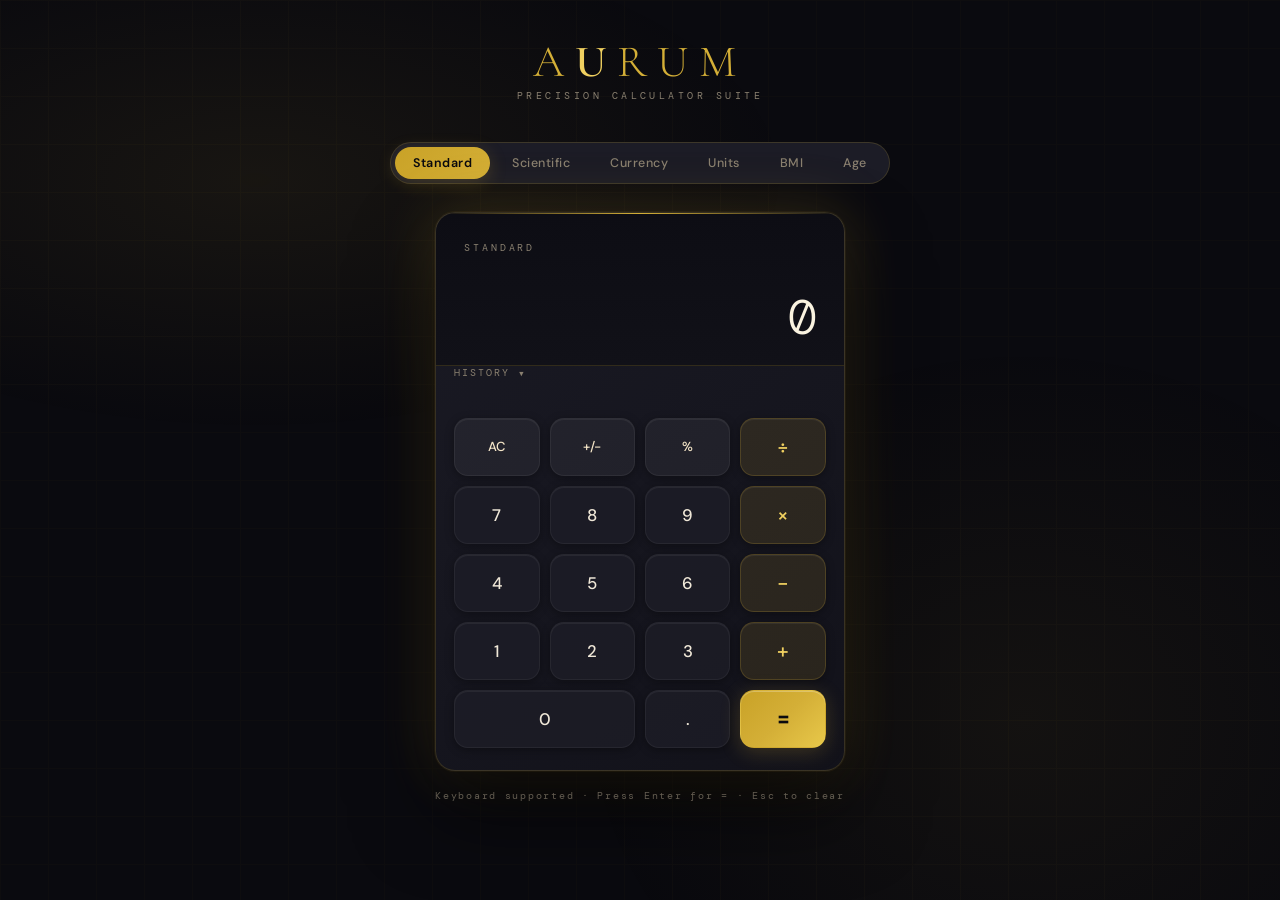
<file: index.html>
<!DOCTYPE html>
<html lang="en">
<head>
<meta charset="UTF-8">
<meta name="viewport" content="width=device-width, initial-scale=1.0">
<title>Aurum — Luxury Calculator</title>
<link rel="preconnect" href="https://fonts.googleapis.com">
<link href="https://fonts.googleapis.com/css2?family=Cormorant+Garamond:ital,wght@0,300;0,400;0,500;0,600;1,300;1,400&family=DM+Sans:wght@300;400;500;600&family=DM+Mono:wght@300;400;500&display=swap" rel="stylesheet">
<style>
/* ===== TOKENS ===== */
:root {
  --obsidian: #0a0a0f;
  --deep: #111118;
  --surface: #16161e;
  --glass: #1c1c26;
  --border: rgba(212,175,55,.18);
  --border-bright: rgba(212,175,55,.45);
  --gold: #d4af37;
  --gold-light: #f0d060;
  --gold-pale: #f5e6c8;
  --gold-glow: rgba(212,175,55,.22);
  --gold-soft: rgba(212,175,55,.08);
  --text: #f0e8d8;
  --muted: #8a8070;
  --digit: #faf3e0;
  --btn-bg: rgba(28,28,38,.9);
  --btn-op: rgba(212,175,55,.12);
  --btn-eq: linear-gradient(135deg,#c9a227,#d4af37,#e8c84a);
  --btn-fn: rgba(255,255,255,.05);
  --radius: 20px;
  --radius-btn: 14px;
  --ease: cubic-bezier(.16,1,.3,1);
}

*, *::before, *::after { box-sizing: border-box; margin: 0; padding: 0; }
html { -webkit-text-size-adjust: 100%; }
body {
  font-family: 'DM Sans', system-ui, sans-serif;
  background: var(--obsidian);
  color: var(--text);
  min-height: 100vh;
  display: flex;
  flex-direction: column;
  align-items: center;
  justify-content: flex-start;
  padding: 0 16px 48px;
  overflow-x: hidden;
}

/* ===== AMBIENT BG ===== */
.bg-ambient {
  position: fixed; inset: 0; z-index: 0; pointer-events: none;
  background:
    radial-gradient(ellipse 60% 40% at 20% 20%, rgba(212,175,55,.07), transparent 70%),
    radial-gradient(ellipse 50% 60% at 80% 80%, rgba(212,175,55,.05), transparent 70%);
}
.bg-grid {
  position: fixed; inset: 0; z-index: 0; pointer-events: none; opacity: .025;
  background-image:
    linear-gradient(var(--gold) 1px, transparent 1px),
    linear-gradient(90deg, var(--gold) 1px, transparent 1px);
  background-size: 48px 48px;
}

/* ===== MASTHEAD ===== */
.masthead {
  position: relative; z-index: 2;
  text-align: center;
  padding: 40px 0 20px;
}
.masthead-logo {
  font-family: 'Cormorant Garamond', serif;
  font-size: 2.8rem;
  font-weight: 300;
  letter-spacing: .25em;
  color: var(--gold);
  line-height: 1;
  margin-bottom: 4px;
  text-transform: uppercase;
}
.masthead-logo span { color: var(--gold-light); font-weight: 600; }
.masthead-sub {
  font-family: 'DM Mono', monospace;
  font-size: .62rem;
  letter-spacing: .35em;
  color: var(--muted);
  text-transform: uppercase;
}

/* ===== TABS ===== */
.tabs {
  position: relative; z-index: 2;
  display: flex; gap: 4px;
  background: var(--glass);
  border: 1px solid var(--border);
  border-radius: 50px;
  padding: 4px;
  margin: 20px auto 0;
  width: fit-content;
}
.tab-btn {
  background: none; border: none; cursor: pointer;
  font-family: 'DM Sans', sans-serif;
  font-size: .78rem; font-weight: 500;
  color: var(--muted);
  padding: 8px 18px;
  border-radius: 40px;
  transition: all .3s var(--ease);
  letter-spacing: .04em;
}
.tab-btn.active {
  background: linear-gradient(135deg, #c9a227, #d4af37);
  color: #0a0a0f;
  font-weight: 600;
  box-shadow: 0 4px 18px var(--gold-glow);
}
.tab-btn:not(.active):hover { color: var(--gold-pale); background: var(--gold-soft); }

/* ===== PANELS ===== */
.panel { display: none; }
.panel.active { display: block; }

/* ===== CALCULATOR SHELL ===== */
.calc-shell {
  position: relative; z-index: 2;
  width: 100%; max-width: 440px;
  margin: 28px auto 0;
  background: linear-gradient(145deg, #1a1a24, #12121a);
  border: 1px solid var(--border);
  border-radius: var(--radius);
  box-shadow:
    0 0 0 1px rgba(212,175,55,.06),
    0 40px 80px rgba(0,0,0,.6),
    0 0 60px var(--gold-glow),
    inset 0 1px 0 rgba(212,175,55,.12);
  overflow: hidden;
}

/* ===== DISPLAY ===== */
.display {
  padding: 28px 28px 20px;
  background: linear-gradient(180deg, #0d0d14 0%, #111118 100%);
  border-bottom: 1px solid var(--border);
  min-height: 140px;
  display: flex;
  flex-direction: column;
  justify-content: flex-end;
  position: relative;
  overflow: hidden;
}
.display::before {
  content: '';
  position: absolute; top: 0; left: 0; right: 0; height: 1px;
  background: linear-gradient(90deg, transparent, var(--gold), transparent);
}
.display-mode {
  font-family: 'DM Mono', monospace;
  font-size: .6rem; letter-spacing: .3em;
  color: var(--muted); text-transform: uppercase;
  margin-bottom: 12px;
}
.display-expression {
  font-family: 'DM Mono', monospace;
  font-size: .88rem;
  color: var(--muted);
  text-align: right;
  min-height: 20px;
  overflow: hidden;
  text-overflow: ellipsis;
  white-space: nowrap;
  transition: opacity .2s;
}
.display-result {
  font-family: 'DM Mono', monospace;
  font-size: clamp(2.2rem, 7vw, 3rem);
  font-weight: 300;
  color: var(--digit);
  text-align: right;
  line-height: 1.1;
  margin-top: 6px;
  letter-spacing: -.02em;
  word-break: break-all;
  transition: transform .15s var(--ease), color .2s;
}
.display-result.flash { color: var(--gold-light); transform: scale(1.02); }

/* ===== KEYPAD ===== */
.keypad {
  padding: 18px 18px 22px;
  display: grid;
  gap: 10px;
}
.keypad.basic    { grid-template-columns: repeat(4, 1fr); }
.keypad.sci      { grid-template-columns: repeat(5, 1fr); }

.btn {
  position: relative;
  height: 58px;
  border: none; border-radius: var(--radius-btn); cursor: pointer;
  font-family: 'DM Sans', sans-serif;
  font-size: 1.05rem; font-weight: 500;
  color: var(--text);
  background: var(--btn-bg);
  border: 1px solid rgba(255,255,255,.05);
  transition: all .18s var(--ease);
  overflow: hidden;
  display: flex; align-items: center; justify-content: center;
  user-select: none; -webkit-user-select: none;
  box-shadow: 0 2px 8px rgba(0,0,0,.35), inset 0 1px 0 rgba(255,255,255,.06);
}
.btn:hover { transform: translateY(-2px); box-shadow: 0 6px 18px rgba(0,0,0,.45), inset 0 1px 0 rgba(255,255,255,.08); border-color: rgba(212,175,55,.2); }
.btn:active { transform: translateY(0) scale(.96); box-shadow: 0 1px 4px rgba(0,0,0,.4); }
.btn.op {
  background: var(--btn-op);
  color: var(--gold-light);
  border-color: rgba(212,175,55,.2);
  font-size: 1.3rem;
}
.btn.op:hover { background: rgba(212,175,55,.2); border-color: rgba(212,175,55,.4); }
.btn.eq {
  background: var(--btn-eq);
  color: #0a0a0f;
  border-color: transparent;
  font-size: 1.4rem;
  font-weight: 700;
  box-shadow: 0 4px 20px var(--gold-glow), inset 0 1px 0 rgba(255,255,255,.25);
}
.btn.eq:hover { box-shadow: 0 8px 30px rgba(212,175,55,.4), inset 0 1px 0 rgba(255,255,255,.3); }
.btn.fn {
  background: var(--btn-fn);
  color: var(--gold-pale);
  font-size: .82rem;
  letter-spacing: .03em;
  border-color: rgba(255,255,255,.06);
}
.btn.fn:hover { background: rgba(255,255,255,.08); }
.btn.clear { color: #f87171; border-color: rgba(248,113,113,.15); }
.btn.clear:hover { background: rgba(248,113,113,.1); border-color: rgba(248,113,113,.3); }
.btn.span2 { grid-column: span 2; }

/* Ripple */
.ripple {
  position: absolute; border-radius: 50%;
  background: rgba(212,175,55,.35);
  transform: scale(0); animation: rippleAnim .5s ease-out forwards;
  pointer-events: none;
}
@keyframes rippleAnim { to { transform: scale(4); opacity: 0; } }

/* ===== HISTORY STRIP ===== */
.history-strip {
  margin: 0 18px 14px;
  border: 1px solid var(--border);
  border-radius: 12px;
  overflow: hidden;
  max-height: 0;
  transition: max-height .35s var(--ease), opacity .35s;
  opacity: 0;
}
.history-strip.open { max-height: 200px; opacity: 1; }
.history-inner { max-height: 200px; overflow-y: auto; padding: 10px 14px; }
.history-inner::-webkit-scrollbar { width: 4px; }
.history-inner::-webkit-scrollbar-track { background: transparent; }
.history-inner::-webkit-scrollbar-thumb { background: var(--border); border-radius: 2px; }
.history-row {
  display: flex; justify-content: space-between; align-items: center;
  padding: 5px 0; border-bottom: 1px solid rgba(212,175,55,.07);
  font-family: 'DM Mono', monospace; font-size: .75rem;
  cursor: pointer; transition: color .2s;
}
.history-row:last-child { border-bottom: none; }
.history-row:hover { color: var(--gold-light); }
.history-row .h-expr { color: var(--muted); }
.history-row .h-result { color: var(--gold); font-weight: 500; }
.no-history { text-align: center; color: var(--muted); font-size: .78rem; padding: 12px 0; }
.history-toggle {
  display: flex; align-items: center; gap: 8px;
  background: none; border: none; cursor: pointer;
  margin: 0 18px 4px;
  font-family: 'DM Mono', monospace;
  font-size: .62rem; letter-spacing: .2em; text-transform: uppercase;
  color: var(--muted); transition: color .2s;
}
.history-toggle:hover { color: var(--gold); }
.history-toggle .htarrow { transition: transform .3s var(--ease); font-size: .7rem; }
.history-toggle.open .htarrow { transform: rotate(180deg); }

/* ===== SCIENTIFIC EXTRA PANEL ===== */
.sci-shell { max-width: 520px; }

/* ===== UNIT / CURRENCY PANELS ===== */
.conv-shell {
  position: relative; z-index: 2;
  width: 100%; max-width: 480px;
  margin: 28px auto 0;
  background: linear-gradient(145deg, #1a1a24, #12121a);
  border: 1px solid var(--border);
  border-radius: var(--radius);
  box-shadow: 0 40px 80px rgba(0,0,0,.6), 0 0 60px var(--gold-glow);
  overflow: hidden;
  padding: 28px;
}
.conv-title {
  font-family: 'Cormorant Garamond', serif;
  font-size: 1.5rem; font-weight: 400; letter-spacing: .1em;
  color: var(--gold); margin-bottom: 24px;
  display: flex; align-items: center; gap: 10px;
}
.conv-grid { display: flex; flex-direction: column; gap: 16px; }
.conv-row { display: flex; flex-direction: column; gap: 6px; }
.conv-label {
  font-family: 'DM Mono', monospace;
  font-size: .62rem; letter-spacing: .22em; text-transform: uppercase;
  color: var(--muted);
}
.conv-select, .conv-input {
  background: var(--deep); border: 1px solid var(--border); border-radius: 10px;
  color: var(--text); font-family: 'DM Mono', monospace; font-size: .95rem;
  padding: 12px 16px; outline: none; width: 100%;
  transition: border-color .2s, box-shadow .2s;
  -webkit-appearance: none; appearance: none;
}
.conv-select:focus, .conv-input:focus {
  border-color: var(--gold); box-shadow: 0 0 0 3px var(--gold-soft);
}
.conv-select option { background: #16161e; }
.conv-input { font-size: 1.2rem; font-weight: 300; }
.conv-arrow-row {
  display: flex; align-items: center; justify-content: center;
}
.conv-arrow-btn {
  background: var(--gold-soft); border: 1px solid var(--border); border-radius: 50%;
  width: 44px; height: 44px; display: flex; align-items: center; justify-content: center;
  cursor: pointer; color: var(--gold); font-size: 1.1rem;
  transition: all .25s var(--ease);
}
.conv-arrow-btn:hover { background: var(--gold); color: #0a0a0f; transform: rotate(180deg); }
.conv-result-box {
  background: rgba(212,175,55,.06); border: 1px solid var(--border-bright);
  border-radius: 12px; padding: 18px 20px;
  font-family: 'DM Mono', monospace;
  font-size: 1.5rem; font-weight: 300; color: var(--digit);
  text-align: center; margin-top: 4px;
  min-height: 62px; display: flex; align-items: center; justify-content: center;
  transition: all .3s var(--ease);
}
.conv-result-box .conv-rate {
  font-size: .65rem; letter-spacing: .18em; color: var(--muted);
  text-transform: uppercase; margin-top: 6px;
}
.conv-result-wrap { display: flex; flex-direction: column; gap: 4px; align-items: center; }
.conv-btn {
  margin-top: 18px; width: 100%;
  background: var(--btn-eq); color: #0a0a0f;
  border: none; border-radius: var(--radius-btn);
  padding: 14px; font-family: 'DM Sans', sans-serif;
  font-size: .9rem; font-weight: 700; letter-spacing: .06em;
  cursor: pointer; box-shadow: 0 4px 20px var(--gold-glow);
  transition: all .25s var(--ease);
}
.conv-btn:hover { transform: translateY(-2px); box-shadow: 0 10px 30px rgba(212,175,55,.4); }

/* ===== BMI PANEL ===== */
.bmi-result {
  background: rgba(212,175,55,.06); border: 1px solid var(--border-bright);
  border-radius: 12px; padding: 20px;
  text-align: center; margin-top: 8px;
}
.bmi-value {
  font-family: 'Cormorant Garamond', serif;
  font-size: 3rem; font-weight: 300; color: var(--gold-light);
  line-height: 1;
}
.bmi-label { font-size: .8rem; color: var(--muted); margin-top: 6px; letter-spacing: .12em; }
.bmi-bar { height: 6px; background: var(--deep); border-radius: 3px; margin: 14px 0 6px; overflow: hidden; }
.bmi-fill { height: 100%; border-radius: 3px; transition: width .6s var(--ease); background: var(--gold); }

/* ===== AGE PANEL ===== */
.age-result-grid { display: grid; grid-template-columns: repeat(3,1fr); gap: 12px; margin-top: 16px; }
.age-box {
  background: var(--gold-soft); border: 1px solid var(--border);
  border-radius: 12px; padding: 16px 12px; text-align: center;
}
.age-num {
  font-family: 'Cormorant Garamond', serif;
  font-size: 2rem; font-weight: 400; color: var(--gold-light); line-height: 1;
}
.age-lbl { font-size: .65rem; color: var(--muted); letter-spacing: .15em; text-transform: uppercase; margin-top: 4px; }

/* ===== PERCENT PANEL ===== */
.pct-result { font-family: 'DM Mono', monospace; font-size: 1.6rem; color: var(--digit); text-align: center; margin-top: 12px; min-height: 50px; }

/* ===== KEYBOARD HINT ===== */
.kbd-hint {
  position: relative; z-index: 2;
  text-align: center;
  font-family: 'DM Mono', monospace;
  font-size: .6rem; letter-spacing: .18em;
  color: var(--muted); margin-top: 18px;
  opacity: .7;
}

/* ===== SCROLLBAR ===== */
::-webkit-scrollbar { width: 5px; }
::-webkit-scrollbar-track { background: transparent; }
::-webkit-scrollbar-thumb { background: var(--border); border-radius: 4px; }

/* ===== ANIMATIONS ===== */
@keyframes fadeSlideUp { from { opacity: 0; transform: translateY(12px); } to { opacity: 1; transform: none; } }
.panel.active { animation: fadeSlideUp .35s cubic-bezier(.16,1,.3,1); }

/* ===== RESPONSIVE ===== */
@media (max-width: 480px) {
  .masthead-logo { font-size: 2rem; }
  .tabs { flex-wrap: wrap; justify-content: center; border-radius: 16px; }
  .btn { height: 52px; font-size: .95rem; }
  .keypad.sci { grid-template-columns: repeat(4, 1fr); }
  .keypad.sci .sci-hide { display: none; }
}
</style>
</head>
<body>

<div class="bg-ambient"></div>
<div class="bg-grid"></div>

<!-- MASTHEAD -->
<div class="masthead">
  <div class="masthead-logo">A<span>U</span>RUM</div>
  <div class="masthead-sub">Precision Calculator Suite</div>
</div>

<!-- TABS -->
<div class="tabs">
  <button class="tab-btn active" onclick="switchTab('basic')">Standard</button>
  <button class="tab-btn" onclick="switchTab('sci')">Scientific</button>
  <button class="tab-btn" onclick="switchTab('currency')">Currency</button>
  <button class="tab-btn" onclick="switchTab('unit')">Units</button>
  <button class="tab-btn" onclick="switchTab('bmi')">BMI</button>
  <button class="tab-btn" onclick="switchTab('age')">Age</button>
</div>

<!-- ============ BASIC ============ -->
<div id="panel-basic" class="panel active">
  <div class="calc-shell" id="basic-shell">
    <div class="display">
      <div class="display-mode" id="basic-mode-label">Standard</div>
      <div class="display-expression" id="basic-expr"></div>
      <div class="display-result" id="basic-result">0</div>
    </div>

    <button class="history-toggle" id="hist-toggle" onclick="toggleHistory()">
      History <span class="htarrow">▾</span>
    </button>
    <div class="history-strip" id="history-strip">
      <div class="history-inner" id="history-inner">
        <div class="no-history">No history yet</div>
      </div>
    </div>

    <div class="keypad basic">
      <button class="btn fn" onclick="calcFn('AC')">AC</button>
      <button class="btn fn" onclick="calcFn('+/-')">+/−</button>
      <button class="btn fn" onclick="calcFn('%')">%</button>
      <button class="btn op" onclick="calcFn('/')">÷</button>

      <button class="btn" onclick="calcNum('7')">7</button>
      <button class="btn" onclick="calcNum('8')">8</button>
      <button class="btn" onclick="calcNum('9')">9</button>
      <button class="btn op" onclick="calcFn('*')">×</button>

      <button class="btn" onclick="calcNum('4')">4</button>
      <button class="btn" onclick="calcNum('5')">5</button>
      <button class="btn" onclick="calcNum('6')">6</button>
      <button class="btn op" onclick="calcFn('-')">−</button>

      <button class="btn" onclick="calcNum('1')">1</button>
      <button class="btn" onclick="calcNum('2')">2</button>
      <button class="btn" onclick="calcNum('3')">3</button>
      <button class="btn op" onclick="calcFn('+')">+</button>

      <button class="btn span2" onclick="calcNum('0')">0</button>
      <button class="btn" onclick="calcNum('.')">.</button>
      <button class="btn eq" onclick="calcFn('=')">=</button>
    </div>
  </div>
  <div class="kbd-hint">Keyboard supported · Press Enter for = · Esc to clear</div>
</div>

<!-- ============ SCIENTIFIC ============ -->
<div id="panel-sci" class="panel">
  <div class="calc-shell sci-shell">
    <div class="display">
      <div class="display-mode">Scientific</div>
      <div class="display-expression" id="sci-expr"></div>
      <div class="display-result" id="sci-result">0</div>
    </div>

    <div class="keypad sci">
      <button class="btn fn" onclick="sciFn('sin')">sin</button>
      <button class="btn fn" onclick="sciFn('cos')">cos</button>
      <button class="btn fn" onclick="sciFn('tan')">tan</button>
      <button class="btn fn" onclick="sciFn('log')">log</button>
      <button class="btn fn" onclick="sciFn('ln')">ln</button>

      <button class="btn fn" onclick="sciFn('asin')">sin⁻¹</button>
      <button class="btn fn" onclick="sciFn('acos')">cos⁻¹</button>
      <button class="btn fn" onclick="sciFn('atan')">tan⁻¹</button>
      <button class="btn fn" onclick="sciFn('sqrt')">√</button>
      <button class="btn fn" onclick="sciFn('cbrt')">∛</button>

      <button class="btn fn" onclick="sciFn('x2')">x²</button>
      <button class="btn fn" onclick="sciFn('x3')">x³</button>
      <button class="btn fn" onclick="sciFn('inv')">1/x</button>
      <button class="btn fn" onclick="sciFn('pi')">π</button>
      <button class="btn fn" onclick="sciFn('e')">e</button>

      <button class="btn fn" onclick="sciFn('AC')">AC</button>
      <button class="btn fn" onclick="sciFn('backspace')">⌫</button>
      <button class="btn fn" onclick="sciFn('%')">%</button>
      <button class="btn op" onclick="sciFn('/')">÷</button>
      <button class="btn op" onclick="sciFn('*')">×</button>

      <button class="btn" onclick="sciNum('7')">7</button>
      <button class="btn" onclick="sciNum('8')">8</button>
      <button class="btn" onclick="sciNum('9')">9</button>
      <button class="btn op" onclick="sciFn('-')">−</button>
      <button class="btn op" onclick="sciFn('+')">+</button>

      <button class="btn" onclick="sciNum('4')">4</button>
      <button class="btn" onclick="sciNum('5')">5</button>
      <button class="btn" onclick="sciNum('6')">6</button>
      <button class="btn fn" onclick="sciFn('(')">(</button>
      <button class="btn fn" onclick="sciFn(')')">)</button>

      <button class="btn" onclick="sciNum('1')">1</button>
      <button class="btn" onclick="sciNum('2')">2</button>
      <button class="btn" onclick="sciNum('3')">3</button>
      <button class="btn" onclick="sciNum('0')">0</button>
      <button class="btn eq" onclick="sciFn('=')">=</button>

      <button class="btn" onclick="sciNum('.')">.</button>
      <button class="btn fn" onclick="sciFn('+/-')">+/−</button>
      <button class="btn fn" onclick="sciFn('EE')">EE</button>
      <button class="btn fn" onclick="sciFn('Rand')">Rand</button>
      <button class="btn fn" onclick="sciFn('fact')">n!</button>
    </div>
  </div>
</div>

<!-- ============ CURRENCY ============ -->
<div id="panel-currency" class="panel">
  <div class="conv-shell">
    <div class="conv-title">💱 Currency Exchange</div>
    <div class="conv-grid">
      <div class="conv-row">
        <div class="conv-label">From Currency</div>
        <select class="conv-select" id="cur-from">
          <option value="USD">🇺🇸 USD — US Dollar</option>
          <option value="EUR">🇪🇺 EUR — Euro</option>
          <option value="GBP">🇬🇧 GBP — British Pound</option>
          <option value="JPY">🇯🇵 JPY — Japanese Yen</option>
          <option value="PKR" selected>🇵🇰 PKR — Pakistani Rupee</option>
          <option value="AED">🇦🇪 AED — UAE Dirham</option>
          <option value="SAR">🇸🇦 SAR — Saudi Riyal</option>
          <option value="INR">🇮🇳 INR — Indian Rupee</option>
          <option value="CAD">🇨🇦 CAD — Canadian Dollar</option>
          <option value="AUD">🇦🇺 AUD — Australian Dollar</option>
          <option value="CHF">🇨🇭 CHF — Swiss Franc</option>
          <option value="CNY">🇨🇳 CNY — Chinese Yuan</option>
          <option value="TRY">🇹🇷 TRY — Turkish Lira</option>
        </select>
      </div>
      <div class="conv-row">
        <div class="conv-label">Amount</div>
        <input type="number" class="conv-input" id="cur-amount" value="1" min="0" step="any">
      </div>
      <div class="conv-arrow-row">
        <button class="conv-arrow-btn" onclick="swapCurrency()" title="Swap currencies">⇅</button>
      </div>
      <div class="conv-row">
        <div class="conv-label">To Currency</div>
        <select class="conv-select" id="cur-to">
          <option value="USD" selected>🇺🇸 USD — US Dollar</option>
          <option value="EUR">🇪🇺 EUR — Euro</option>
          <option value="GBP">🇬🇧 GBP — British Pound</option>
          <option value="JPY">🇯🇵 JPY — Japanese Yen</option>
          <option value="PKR">🇵🇰 PKR — Pakistani Rupee</option>
          <option value="AED">🇦🇪 AED — UAE Dirham</option>
          <option value="SAR">🇸🇦 SAR — Saudi Riyal</option>
          <option value="INR">🇮🇳 INR — Indian Rupee</option>
          <option value="CAD">🇨🇦 CAD — Canadian Dollar</option>
          <option value="AUD">🇦🇺 AUD — Australian Dollar</option>
          <option value="CHF">🇨🇭 CHF — Swiss Franc</option>
          <option value="CNY">🇨🇳 CNY — Chinese Yuan</option>
          <option value="TRY">🇹🇷 TRY — Turkish Lira</option>
        </select>
      </div>
    </div>
    <button class="conv-btn" onclick="convertCurrency()">Convert Currency</button>
    <div class="conv-result-box" id="cur-result">
      <div class="conv-result-wrap">
        <div id="cur-result-val">—</div>
        <div class="conv-rate" id="cur-rate"></div>
      </div>
    </div>
    <div class="conv-label" style="margin-top:10px;text-align:center">Rates are indicative · Refresh for live rates</div>
  </div>
</div>

<!-- ============ UNITS ============ -->
<div id="panel-unit" class="panel">
  <div class="conv-shell">
    <div class="conv-title">📐 Unit Converter</div>
    <div class="conv-grid">
      <div class="conv-row">
        <div class="conv-label">Category</div>
        <select class="conv-select" id="unit-cat" onchange="updateUnitSelects()">
          <option value="length">Length</option>
          <option value="weight">Weight / Mass</option>
          <option value="temp">Temperature</option>
          <option value="area">Area</option>
          <option value="volume">Volume</option>
          <option value="speed">Speed</option>
          <option value="data">Data Storage</option>
          <option value="time">Time</option>
          <option value="energy">Energy</option>
          <option value="pressure">Pressure</option>
        </select>
      </div>
      <div class="conv-row">
        <div class="conv-label">Amount</div>
        <input type="number" class="conv-input" id="unit-amount" value="1" step="any" oninput="convertUnit()">
      </div>
      <div class="conv-row">
        <div class="conv-label">From</div>
        <select class="conv-select" id="unit-from" onchange="convertUnit()"></select>
      </div>
      <div class="conv-arrow-row">
        <button class="conv-arrow-btn" onclick="swapUnit()" title="Swap">⇅</button>
      </div>
      <div class="conv-row">
        <div class="conv-label">To</div>
        <select class="conv-select" id="unit-to" onchange="convertUnit()"></select>
      </div>
    </div>
    <div class="conv-result-box" id="unit-result" style="margin-top:16px">—</div>
  </div>
</div>

<!-- ============ BMI ============ -->
<div id="panel-bmi" class="panel">
  <div class="conv-shell">
    <div class="conv-title">⚖️ BMI Calculator</div>
    <div class="conv-grid">
      <div class="conv-row">
        <div class="conv-label">Weight (kg)</div>
        <input type="number" class="conv-input" id="bmi-weight" placeholder="e.g. 70" min="1" oninput="calcBMI()">
      </div>
      <div class="conv-row">
        <div class="conv-label">Height (cm)</div>
        <input type="number" class="conv-input" id="bmi-height" placeholder="e.g. 170" min="1" oninput="calcBMI()">
      </div>
    </div>
    <div class="bmi-result" id="bmi-result" style="display:none">
      <div class="bmi-value" id="bmi-val">0</div>
      <div class="bmi-label" id="bmi-cat">—</div>
      <div class="bmi-bar"><div class="bmi-fill" id="bmi-fill" style="width:0%"></div></div>
      <div class="conv-label" id="bmi-range"></div>
    </div>
  </div>
</div>

<!-- ============ AGE ============ -->
<div id="panel-age" class="panel">
  <div class="conv-shell">
    <div class="conv-title">🎂 Age Calculator</div>
    <div class="conv-grid">
      <div class="conv-row">
        <div class="conv-label">Date of Birth</div>
        <input type="date" class="conv-input" id="age-dob" oninput="calcAge()">
      </div>
      <div class="conv-row">
        <div class="conv-label">As of Date</div>
        <input type="date" class="conv-input" id="age-to" oninput="calcAge()">
      </div>
    </div>
    <div class="age-result-grid" id="age-result" style="display:none">
      <div class="age-box"><div class="age-num" id="age-years">0</div><div class="age-lbl">Years</div></div>
      <div class="age-box"><div class="age-num" id="age-months">0</div><div class="age-lbl">Months</div></div>
      <div class="age-box"><div class="age-num" id="age-days">0</div><div class="age-lbl">Days</div></div>
      <div class="age-box"><div class="age-num" id="age-hours">—</div><div class="age-lbl">Total Hrs</div></div>
      <div class="age-box"><div class="age-num" id="age-mins">—</div><div class="age-lbl">Total Min</div></div>
      <div class="age-box"><div class="age-num" id="age-secs">—</div><div class="age-lbl">Total Sec</div></div>
    </div>
  </div>
</div>

<script>
// ===== UTILITY =====
function ripple(btn, e) {
  const r = btn.getBoundingClientRect();
  const d = Math.max(r.width, r.height);
  const el = document.createElement('span');
  el.className = 'ripple';
  el.style.cssText = `width:${d}px;height:${d}px;left:${e.clientX-r.left-d/2}px;top:${e.clientY-r.top-d/2}px`;
  btn.appendChild(el);
  setTimeout(() => el.remove(), 500);
}
document.querySelectorAll('.btn').forEach(b => {
  b.addEventListener('click', e => ripple(b, e));
});

// ===== TABS =====
function switchTab(id) {
  document.querySelectorAll('.panel').forEach(p => p.classList.remove('active'));
  document.querySelectorAll('.tab-btn').forEach(b => b.classList.remove('active'));
  document.getElementById('panel-' + id).classList.add('active');
  event.currentTarget.classList.add('active');
}

// ===== BASIC CALC =====
let bExpr = '', bResult = '0', bNewNum = true, bOperator = '';
const bDisp = document.getElementById('basic-result');
const bExprDisp = document.getElementById('basic-expr');

function calcNum(n) {
  if (bNewNum) { bResult = (n === '.') ? '0.' : n; bNewNum = false; }
  else {
    if (n === '.' && bResult.includes('.')) return;
    if (bResult === '0' && n !== '.') bResult = n;
    else bResult += n;
  }
  bDisp.textContent = fmt(bResult);
}
function calcFn(fn) {
  if (fn === 'AC') { bExpr = ''; bResult = '0'; bOperator = ''; bNewNum = true; bExprDisp.textContent = ''; bDisp.textContent = '0'; return; }
  if (fn === '+/-') { bResult = String(-parseFloat(bResult)); bDisp.textContent = fmt(bResult); return; }
  if (fn === '%') { bResult = String(parseFloat(bResult)/100); bDisp.textContent = fmt(bResult); return; }
  if (['+','-','*','/'].includes(fn)) {
    if (bOperator && !bNewNum) bResult = String(operate(parseFloat(bExpr.split(/[+\-×÷*\/]/g).pop()||bExpr), parseFloat(bResult), bOperator));
    bExpr = bResult + ' ' + dispOp(fn) + ' ';
    bExprDisp.textContent = bExpr;
    bOperator = fn; bNewNum = true;
    bDisp.textContent = fmt(bResult); return;
  }
  if (fn === '=') {
    if (!bOperator) return;
    const parts = bExpr.trim().split(' ');
    const left = parseFloat(parts[0]);
    const res = operate(left, parseFloat(bResult), bOperator);
    addHistory(bExpr + bResult, res);
    bExprDisp.textContent = bExpr + bResult + ' =';
    bResult = String(res); bOperator = ''; bNewNum = true;
    bDisp.classList.add('flash');
    setTimeout(() => bDisp.classList.remove('flash'), 200);
    bDisp.textContent = fmt(bResult);
  }
}
function operate(a, b, op) {
  if (op === '+') return a + b;
  if (op === '-') return a - b;
  if (op === '*') return a * b;
  if (op === '/') return b === 0 ? 'Error' : a / b;
  return b;
}
function dispOp(op) { return {'+':'+','-':'−','*':'×','/':'÷'}[op]||op; }
function fmt(n) {
  if (isNaN(n) || n === 'Error') return 'Error';
  const num = parseFloat(n);
  if (Math.abs(num) > 1e12) return num.toExponential(4);
  const str = String(n);
  if (str.includes('.')) {
    const [int, dec] = str.split('.');
    return parseInt(int).toLocaleString() + '.' + dec;
  }
  return isNaN(parseInt(n)) ? n : parseInt(n).toLocaleString();
}

// ===== HISTORY =====
let history = [];
function addHistory(expr, res) {
  history.unshift({ expr, res: fmt(String(res)) });
  if (history.length > 20) history.pop();
  renderHistory();
}
function renderHistory() {
  const inner = document.getElementById('history-inner');
  if (!history.length) { inner.innerHTML = '<div class="no-history">No history yet</div>'; return; }
  inner.innerHTML = history.map(h =>
    `<div class="history-row" onclick="loadHistory('${h.res}')">
      <span class="h-expr">${h.expr}</span>
      <span class="h-result">= ${h.res}</span>
    </div>`
  ).join('');
}
function loadHistory(val) {
  bResult = val.replace(/,/g,''); bNewNum = false;
  bDisp.textContent = fmt(bResult);
}
function toggleHistory() {
  const strip = document.getElementById('history-strip');
  const toggle = document.getElementById('hist-toggle');
  strip.classList.toggle('open');
  toggle.classList.toggle('open');
}

// ===== KEYBOARD =====
document.addEventListener('keydown', e => {
  if (document.getElementById('panel-basic').classList.contains('active')) {
    if ('0123456789'.includes(e.key)) calcNum(e.key);
    else if (e.key === '.') calcNum('.');
    else if (e.key === '+') calcFn('+');
    else if (e.key === '-') calcFn('-');
    else if (e.key === '*') calcFn('*');
    else if (e.key === '/') { e.preventDefault(); calcFn('/'); }
    else if (e.key === 'Enter' || e.key === '=') calcFn('=');
    else if (e.key === 'Backspace') {
      if (bResult.length > 1) bResult = bResult.slice(0,-1);
      else { bResult = '0'; bNewNum = true; }
      bDisp.textContent = fmt(bResult);
    }
    else if (e.key === 'Escape') calcFn('AC');
  }
});

// ===== SCIENTIFIC CALC =====
let sExpr = '', sResult = '0', sNewNum = true, sOperator = '';
const sDisp = document.getElementById('sci-result');
const sExprDisp = document.getElementById('sci-expr');

function sciNum(n) {
  if (sNewNum) { sResult = (n === '.') ? '0.' : n; sNewNum = false; }
  else {
    if (n === '.' && sResult.includes('.')) return;
    if (sResult === '0' && n !== '.') sResult = n;
    else sResult += n;
  }
  sDisp.textContent = fmt(sResult);
}
function sciFn(fn) {
  const v = parseFloat(sResult);
  const DEG2RAD = Math.PI/180;
  const trig = { sin:x=>Math.sin(x*DEG2RAD), cos:x=>Math.cos(x*DEG2RAD), tan:x=>Math.tan(x*DEG2RAD),
    asin:x=>Math.asin(x)/DEG2RAD, acos:x=>Math.acos(x)/DEG2RAD, atan:x=>Math.atan(x)/DEG2RAD };
  if (trig[fn]) { sResult = String(round(trig[fn](v))); sDisp.textContent = fmt(sResult); sNewNum = true; return; }
  if (fn === 'sqrt') { sResult = String(round(Math.sqrt(v))); sDisp.textContent = fmt(sResult); sNewNum = true; return; }
  if (fn === 'cbrt') { sResult = String(round(Math.cbrt(v))); sDisp.textContent = fmt(sResult); sNewNum = true; return; }
  if (fn === 'x2') { sResult = String(v*v); sDisp.textContent = fmt(sResult); sNewNum = true; return; }
  if (fn === 'x3') { sResult = String(v*v*v); sDisp.textContent = fmt(sResult); sNewNum = true; return; }
  if (fn === 'inv') { sResult = String(v === 0 ? 'Error' : 1/v); sDisp.textContent = fmt(sResult); sNewNum = true; return; }
  if (fn === 'log') { sResult = String(round(Math.log10(v))); sDisp.textContent = fmt(sResult); sNewNum = true; return; }
  if (fn === 'ln')  { sResult = String(round(Math.log(v)));   sDisp.textContent = fmt(sResult); sNewNum = true; return; }
  if (fn === 'pi')  { sResult = String(Math.PI);  sDisp.textContent = fmt(sResult); sNewNum = false; return; }
  if (fn === 'e')   { sResult = String(Math.E);   sDisp.textContent = fmt(sResult); sNewNum = false; return; }
  if (fn === '+/-') { sResult = String(-v); sDisp.textContent = fmt(sResult); return; }
  if (fn === '%') { sResult = String(v/100); sDisp.textContent = fmt(sResult); return; }
  if (fn === 'Rand') { sResult = String(round(Math.random())); sDisp.textContent = sResult; sNewNum = true; return; }
  if (fn === 'fact') {
    const f = n => n <= 1 ? 1 : n * f(n-1);
    sResult = String(f(Math.round(v))); sDisp.textContent = fmt(sResult); sNewNum = true; return;
  }
  if (fn === 'EE') { sResult = String(v.toExponential()); sDisp.textContent = sResult; sNewNum = true; return; }
  if (fn === '(' || fn === ')') { return; }
  if (fn === 'backspace') {
    if (sResult.length > 1) sResult = sResult.slice(0,-1); else { sResult = '0'; sNewNum = true; }
    sDisp.textContent = fmt(sResult); return;
  }
  if (fn === 'AC') { sExpr=''; sResult='0'; sOperator=''; sNewNum=true; sExprDisp.textContent=''; sDisp.textContent='0'; return; }
  if (['+','-','*','/'].includes(fn)) {
    sExpr = sResult + ' ' + dispOp(fn) + ' ';
    sExprDisp.textContent = sExpr;
    sOperator = fn; sNewNum = true; return;
  }
  if (fn === '=') {
    if (!sOperator) return;
    const parts = sExpr.trim().split(' ');
    const res = operate(parseFloat(parts[0]), v, sOperator);
    sExprDisp.textContent = sExpr + sResult + ' =';
    sResult = String(res); sOperator = ''; sNewNum = true;
    sDisp.classList.add('flash'); setTimeout(() => sDisp.classList.remove('flash'), 200);
    sDisp.textContent = fmt(sResult);
  }
}
function round(n) { return Math.round(n * 1e10) / 1e10; }

// ===== CURRENCY =====
const RATES = {
  USD:1, EUR:0.92, GBP:0.79, JPY:151.8, PKR:278.5,
  AED:3.67, SAR:3.75, INR:83.3, CAD:1.36, AUD:1.53,
  CHF:0.89, CNY:7.24, TRY:32.1
};
function convertCurrency() {
  const amt = parseFloat(document.getElementById('cur-amount').value);
  const from = document.getElementById('cur-from').value;
  const to = document.getElementById('cur-to').value;
  if (isNaN(amt)) return;
  const inUSD = amt / RATES[from];
  const result = inUSD * RATES[to];
  const rate = (RATES[to] / RATES[from]).toFixed(6);
  document.getElementById('cur-result-val').textContent =
    result.toLocaleString('en', {maximumFractionDigits: from==='JPY'||to==='JPY'?0:2}) + ' ' + to;
  document.getElementById('cur-rate').textContent = `1 ${from} = ${rate} ${to}`;
}
function swapCurrency() {
  const f = document.getElementById('cur-from');
  const t = document.getElementById('cur-to');
  [f.value, t.value] = [t.value, f.value];
  convertCurrency();
}

// ===== UNIT CONVERTER =====
const UNITS = {
  length: {
    label: 'Length',
    units: { m:1, km:0.001, cm:100, mm:1000, mi:0.000621371, yd:1.09361, ft:3.28084, inch:39.3701, nm:1e9, lightyear:1.057e-16 },
    labels: { m:'Meter',km:'Kilometer',cm:'Centimeter',mm:'Millimeter',mi:'Mile',yd:'Yard',ft:'Foot',inch:'Inch',nm:'Nanometer',lightyear:'Light Year' }
  },
  weight: {
    label: 'Weight',
    units: { kg:1, g:1000, mg:1e6, lb:2.20462, oz:35.274, t:0.001, ug:1e9, stone:0.157473 },
    labels: { kg:'Kilogram',g:'Gram',mg:'Milligram',lb:'Pound',oz:'Ounce',t:'Metric Ton',ug:'Microgram',stone:'Stone' }
  },
  temp: {
    label: 'Temperature',
    units: { C:null, F:null, K:null },
    labels: { C:'Celsius',F:'Fahrenheit',K:'Kelvin' }
  },
  area: {
    label: 'Area',
    units: { m2:1, km2:1e-6, cm2:1e4, mm2:1e6, mi2:3.861e-7, ft2:10.7639, yd2:1.196, acre:0.000247105, hectare:0.0001 },
    labels: { m2:'m²',km2:'km²',cm2:'cm²',mm2:'mm²',mi2:'mi²',ft2:'ft²',yd2:'yd²',acre:'Acre',hectare:'Hectare' }
  },
  volume: {
    label: 'Volume',
    units: { L:1, mL:1000, m3:0.001, cm3:1000, ft3:0.035315, in3:61.0237, galUS:0.264172, galUK:0.219969, cup:4.22675, tbsp:67.628, tsp:202.884 },
    labels: { L:'Liter',mL:'Milliliter',m3:'m³',cm3:'cm³',ft3:'ft³',in3:'in³',galUS:'Gallon (US)',galUK:'Gallon (UK)',cup:'Cup',tbsp:'Tablespoon',tsp:'Teaspoon' }
  },
  speed: {
    label: 'Speed',
    units: { mps:1, kph:3.6, mph:2.23694, knot:1.94384, mach:0.00293858, fps:3.28084 },
    labels: { mps:'m/s',kph:'km/h',mph:'mph',knot:'Knot',mach:'Mach',fps:'ft/s' }
  },
  data: {
    label: 'Data',
    units: { bit:1, B:0.125, KB:0.000125, MB:1.25e-7, GB:1.25e-10, TB:1.25e-13, Kbit:0.001, Mbit:1e-6, Gbit:1e-9 },
    labels: { bit:'Bit',B:'Byte',KB:'Kilobyte',MB:'Megabyte',GB:'Gigabyte',TB:'Terabyte',Kbit:'Kilobit',Mbit:'Megabit',Gbit:'Gigabit' }
  },
  time: {
    label: 'Time',
    units: { s:1, ms:1000, us:1e6, min:0.0166667, hr:0.000277778, day:1.15741e-5, week:1.65344e-6, month:3.80265e-7, year:3.17098e-8 },
    labels: { s:'Second',ms:'Millisecond',us:'Microsecond',min:'Minute',hr:'Hour',day:'Day',week:'Week',month:'Month',year:'Year' }
  },
  energy: {
    label: 'Energy',
    units: { J:1, kJ:0.001, cal:0.239006, kcal:0.000239006, Wh:0.000277778, kWh:2.77778e-7, BTU:0.000947817, eV:6.242e18 },
    labels: { J:'Joule',kJ:'Kilojoule',cal:'Calorie',kcal:'Kilocalorie',Wh:'Watt-hour',kWh:'Kilowatt-hour',BTU:'BTU',eV:'Electronvolt' }
  },
  pressure: {
    label: 'Pressure',
    units: { Pa:1, kPa:0.001, MPa:1e-6, bar:1e-5, atm:9.869e-6, psi:0.000145038, torr:0.00750062 },
    labels: { Pa:'Pascal',kPa:'Kilopascal',MPa:'Megapascal',bar:'Bar',atm:'Atmosphere',psi:'PSI',torr:'Torr' }
  }
};

function updateUnitSelects() {
  const cat = document.getElementById('unit-cat').value;
  const data = UNITS[cat];
  ['unit-from','unit-to'].forEach((id, i) => {
    const sel = document.getElementById(id);
    const keys = Object.keys(data.units);
    sel.innerHTML = keys.map(k => `<option value="${k}">${data.labels[k]||k}</option>`).join('');
    sel.selectedIndex = i === 1 ? 1 : 0;
  });
  convertUnit();
}

function convertUnit() {
  const cat = document.getElementById('unit-cat').value;
  const amt = parseFloat(document.getElementById('unit-amount').value);
  const from = document.getElementById('unit-from').value;
  const to = document.getElementById('unit-to').value;
  if (isNaN(amt)) { document.getElementById('unit-result').textContent = '—'; return; }

  let result;
  if (cat === 'temp') {
    let celsius;
    if (from === 'C') celsius = amt;
    else if (from === 'F') celsius = (amt - 32) * 5/9;
    else celsius = amt - 273.15;
    if (to === 'C') result = celsius;
    else if (to === 'F') result = celsius * 9/5 + 32;
    else result = celsius + 273.15;
  } else {
    const inBase = amt / UNITS[cat].units[from];
    result = inBase * UNITS[cat].units[to];
  }
  const r = result >= 1e6 || (result < 0.0001 && result !== 0) ? result.toExponential(4) : parseFloat(result.toFixed(8));
  document.getElementById('unit-result').textContent = `${amt} ${from} = ${r} ${to}`;
}

function swapUnit() {
  const f = document.getElementById('unit-from');
  const t = document.getElementById('unit-to');
  [f.value, t.value] = [t.value, f.value];
  convertUnit();
}

// ===== BMI =====
function calcBMI() {
  const w = parseFloat(document.getElementById('bmi-weight').value);
  const h = parseFloat(document.getElementById('bmi-height').value) / 100;
  const res = document.getElementById('bmi-result');
  if (!w || !h || w <= 0 || h <= 0) { res.style.display = 'none'; return; }
  const bmi = w / (h * h);
  const bmiR = Math.round(bmi * 10) / 10;
  let cat, color, pct;
  if (bmi < 18.5) { cat = 'Underweight'; color = '#60a5fa'; pct = bmi/40*100; }
  else if (bmi < 25) { cat = 'Normal Weight ✓'; color = '#4ade80'; pct = bmi/40*100; }
  else if (bmi < 30) { cat = 'Overweight'; color = '#fb923c'; pct = bmi/40*100; }
  else { cat = 'Obese'; color = '#f87171'; pct = Math.min(bmi/40*100, 100); }
  document.getElementById('bmi-val').textContent = bmiR;
  document.getElementById('bmi-cat').textContent = cat;
  document.getElementById('bmi-fill').style.width = pct + '%';
  document.getElementById('bmi-fill').style.background = color;
  document.getElementById('bmi-range').textContent = 'Healthy range: 18.5 – 24.9';
  res.style.display = 'block';
}

// ===== AGE =====
(function () {
  const today = new Date().toISOString().split('T')[0];
  document.getElementById('age-to').value = today;
})();

function calcAge() {
  const dob = new Date(document.getElementById('age-dob').value);
  const to = new Date(document.getElementById('age-to').value);
  const res = document.getElementById('age-result');
  if (!document.getElementById('age-dob').value || dob > to) { res.style.display = 'none'; return; }
  let y = to.getFullYear() - dob.getFullYear();
  let m = to.getMonth() - dob.getMonth();
  let d = to.getDate() - dob.getDate();
  if (d < 0) { m--; d += new Date(to.getFullYear(), to.getMonth(), 0).getDate(); }
  if (m < 0) { y--; m += 12; }
  const totalDays = Math.floor((to - dob) / 86400000);
  const totalHrs = totalDays * 24;
  const totalMins = totalHrs * 60;
  const totalSecs = totalMins * 60;
  const fmt2 = n => n >= 1e6 ? (n/1e6).toFixed(1)+'M' : n >= 1e3 ? (n/1e3).toFixed(1)+'K' : n;
  document.getElementById('age-years').textContent = y;
  document.getElementById('age-months').textContent = m;
  document.getElementById('age-days').textContent = d;
  document.getElementById('age-hours').textContent = fmt2(totalHrs);
  document.getElementById('age-mins').textContent = fmt2(totalMins);
  document.getElementById('age-secs').textContent = fmt2(totalSecs);
  res.style.display = 'grid';
}

// ===== INIT =====
updateUnitSelects();
convertCurrency();
</script>
</body>
</html>
</file>
